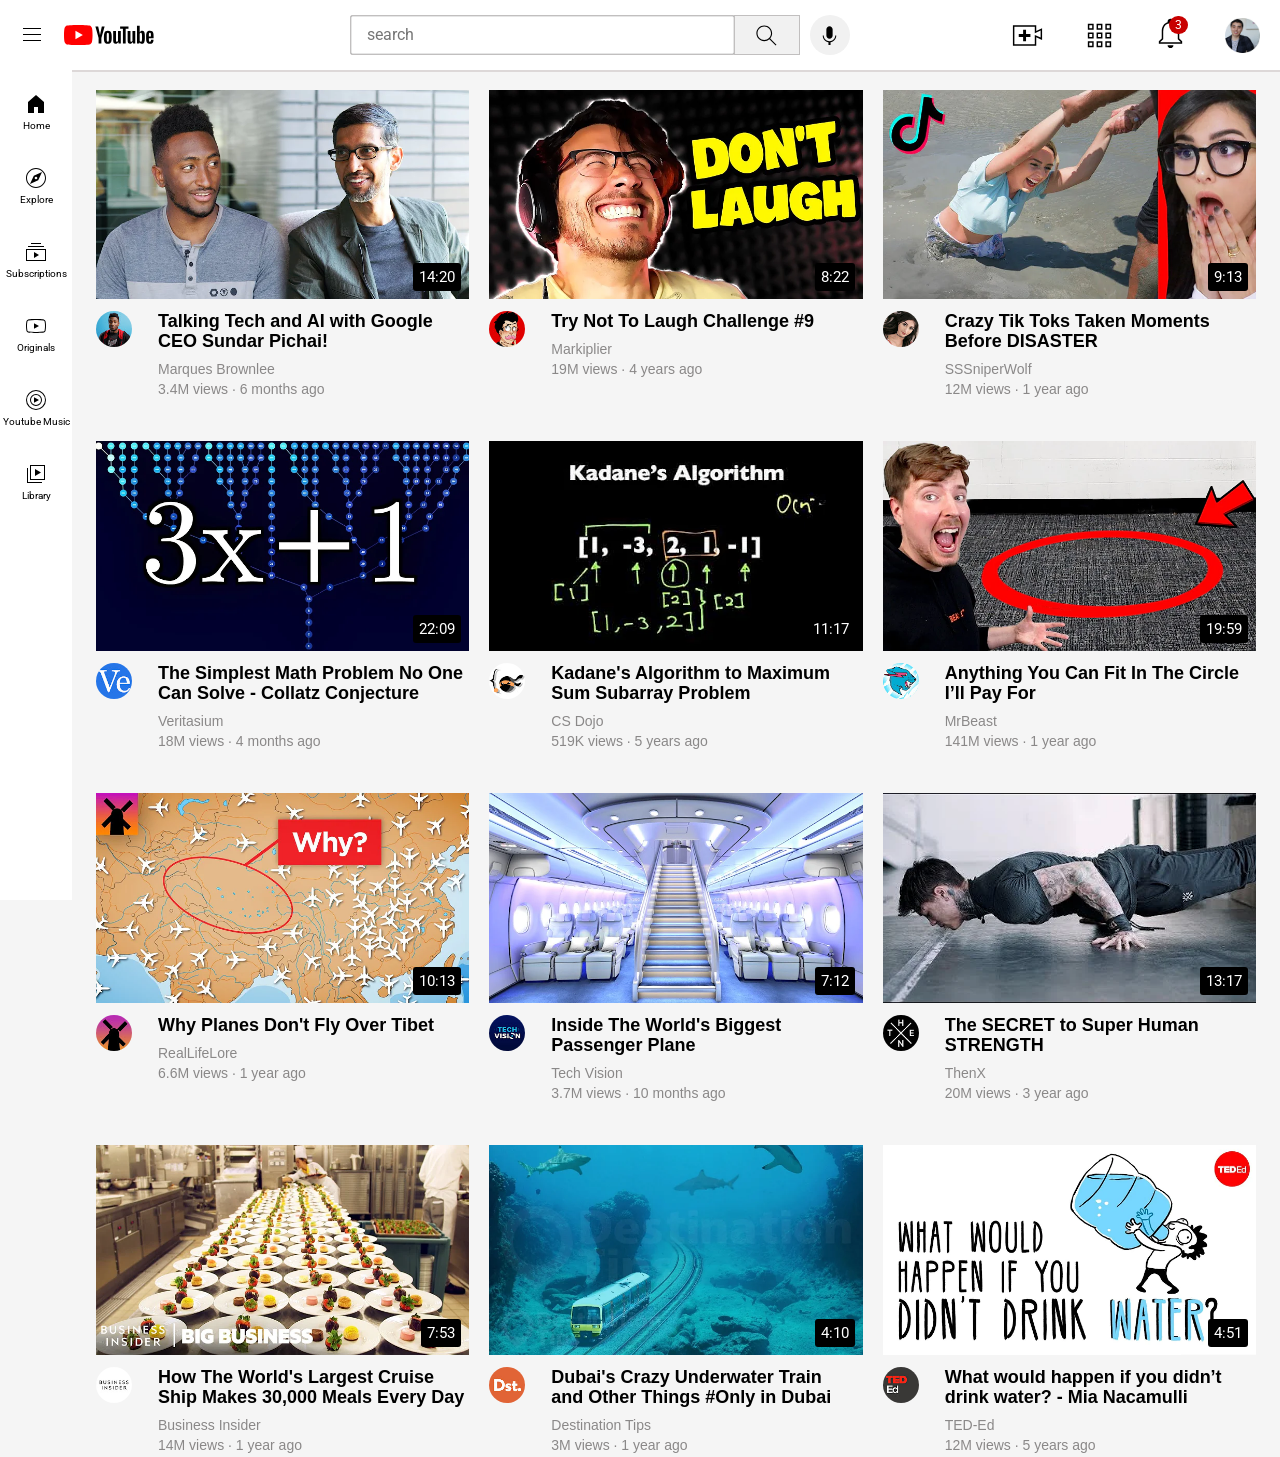
<file: index.html>
<!DOCTYPE html>
<html lang="en">
<head>
    <title>youtube</title>
    <link rel="stylesheet" href="youtube.css">
    <link rel="stylesheet" href="header.css">
    <link rel="stylesheet" href="general.css">
    <link rel="stylesheet" href="side-bar.css">

    <link rel="preconnect" href="https://fonts.googleapis.com">
    <link rel="preconnect" href="https://fonts.gstatic.com" crossorigin>
    <link href="https://fonts.googleapis.com/css2?family=Roboto:wght@400;500;700&display=swap" rel="stylesheet">
</head>
<body style="padding-top: 90px;">
    <div class="header">
        <div class="left-section">
            <img class="menu" src="icons/hamburger-menu.svg" alt="hamburger-menu">
            <img class="y-logo" src="icons/youtube-logo.svg" alt="youtube-logo">
        </div>
        <div class="middle-section">
            <input class="search" type="text" placeholder="search">
            <button class="sea"> 
                <img class="imgsearch" src="icons/search.svg" alt="search">
                <div class="tooltip">search</div>
            </button>
            <button class="voice">
                <img  class="imgvoice" src="icons/voice-search-icon.svg" alt="voice-search-icon">
                <div class="tooltip">search with your voice</div>
            </button>
            
        </div>
        <div class="right-section">
            <img class="upload" src="icons/upload.svg" alt="upload">
            <img class="apps" src="icons/youtube-apps.svg" alt="youtube-apps">
            <div style="position: relative;">
                <img class="noti" src="icons/notifications.svg" alt="notifications">
                <div class="noti-no" >3</div>
            </div>
            <img class="my-ch" src="icons/my-channel.jpeg" alt="my-channel">
        </div>
    </div>

    <div class="side-bar">
        <div class="sidebar-link">
            <img src="side-bar/home.svg" alt="home">
            <div>Home</div>
        </div>
        <div class="sidebar-link">
            <img src="side-bar/explore.svg" alt="explore">
            <div>Explore</div>
        </div>
        <div class="sidebar-link">
            <img src="side-bar/subscriptions.svg" alt="subscriptions">
            <div>Subscriptions</div>
        </div>
        <div class="sidebar-link">
            <img src="side-bar/originals.svg" alt="originals">
            <div>Originals</div>
        </div>
        <div class="sidebar-link">
            <img src="side-bar/youtube-music.svg" alt="youtube-music">
            <div>Youtube Music</div>
        </div>
        <div class="sidebar-link">
            <img src="side-bar/library.svg" alt="library">
            <div>Library</div>
        </div>
    </div>
     
<div class="layout">
    <div class="video1">
        <div class="profile">
            <a href="https://www.youtube.com/watch?v=n2RNcPRtAiY"><img class="thumb" src="thumbmails/thumbnail-1.webp" ></a>
            <div class="video-time">14:20</div>
        </div>
        <div class="video-info-grid">
            <div class="channal">
                <a href="https://www.youtube.com/c/mkbhd"><img class="pic" src="channal profile/channel-1.jpeg"></a>
            </div>
            <div class="video-info">
                <a href="https://www.youtube.com/watch?v=n2RNcPRtAiY"><p class="video-title">Talking Tech and AI with Google CEO Sundar Pichai!</p></a>
                <a href="https://www.youtube.com/c/mkbhd"><p class="video-authur">Marques Brownlee</p></a>
                <p class="view">3.4M views · 6 months ago</p>
            </div>
        </div>   
    </div>

   <div class="video1">
        <div class="profile">
            <a href="https://www.youtube.com/watch?v=mP0RAo9SKZk"><img class="thumb" src="thumbmails/thumbnail-2.webp" ></a>
            <div class="video-time">8:22</div>
        </div>
        <div class="video-info-grid">
            <div class="channal">
                <a href="https://www.youtube.com/c/markiplier"><img class="pic" src="channal profile/channel-2.jpeg"></a>
                
            </div>
            <div class="video-info">
                <a href="https://www.youtube.com/watch?v=mP0RAo9SKZk"><p class="video-title">Try Not To Laugh Challenge #9</p></a>
                <a href="https://www.youtube.com/c/markiplier"><p class="video-authur">Markiplier</p></a>
                <p class="view">19M views · 4 years ago</p>
            </div>
        </div>   
    </div>
    <div class="video1">
        <div class="profile">
            <a href="https://www.youtube.com/watch?v=FgjPQQeTh1w"><img class="thumb" src="thumbmails/thumbnail-3.webp" ></a>
            <div class="video-time">9:13</div>
        </div>
        <div class="video-info-grid">
            <div class="channal">
                <a href="https://www.youtube.com/user/SSSniperWolf"><img class="pic" src="channal profile/channel-3.jpeg"></a>
            </div>
            <div class="video-info">
                <a href="https://www.youtube.com/watch?v=FgjPQQeTh1w"><p class="video-title">
                    Crazy Tik Toks Taken Moments Before DISASTER
                </p></a>
                <a href="https://www.youtube.com/user/SSSniperWolf"><p class="video-authur">SSSniperWolf</p></a>
                <p class="view">12M views · 1 year ago</p>
            </div>
        </div>   
    </div>

   <div class="video1">
        <div class="profile">
            <img class="thumb" src="thumbmails/thumbnail-4.webp" >
            <div class="video-time">22:09</div>
        </div>
        <div class="video-info-grid">
            <div class="channal">
                <img class="pic" src="channal profile/channel-4.jpeg">
            </div>
            <div class="video-info">
                <p class="video-title">The Simplest Math Problem No One Can Solve - Collatz Conjecture</p>
                <p class="video-authur">Veritasium</p>
                <p class="view">18M views · 4 months ago</p>
            </div>
        </div>   
    </div>
    <div class="video1">
        <div class="profile">
            <img class="thumb" src="thumbmails/thumbnail-5.webp" >
            <div class="video-time">11:17</div>
        </div>
        <div class="video-info-grid">
            <div class="channal">
                <img class="pic" src="channal profile/channel-5.jpeg">
            </div>
            <div class="video-info">
                <p class="video-title">
                        Kadane's Algorithm to Maximum Sum Subarray Problem</p>
                <p class="video-authur">CS Dojo</p>
                <p class="view">519K views · 5 years ago</p>
            </div>
        </div>   
    </div>

   <div class="video1">
        <div class="profile">
            <img class="thumb" src="thumbmails/thumbnail-6.webp" >
            <div class="video-time">19:59</div>
        </div>
        <div class="video-info-grid">
            <div class="channal">
                <img class="pic" src="channal profile/channel-6.jpeg">
            </div>
            <div class="video-info">
                <p class="video-title">Anything You Can Fit In The Circle I’ll Pay For</p>
                <p class="video-authur">MrBeast</p>
                <p class="view">141M views · 1 year ago</p>
            </div>
        </div>   
    </div>
    <div class="video1">
        <div class="profile">
            <img class="thumb" src="thumbmails/thumbnail-7.webp" >
            <div class="video-time">10:13</div>
        </div>
        <div class="video-info-grid">
            <div class="channal">
                <img class="pic" src="channal profile/channel-7.jpeg">
            </div>
            <div class="video-info">
                <p class="video-title">Why Planes Don't Fly Over Tibet</p>
                <p class="video-authur">RealLifeLore</p>
                <p class="view">6.6M views · 1 year ago</p>
            </div>
        </div>   
    </div>
    <div class="video1">
        <div class="profile">
            <img class="thumb" src="thumbmails/thumbnail-8.webp" >
            <div class="video-time">7:12</div>
        </div>
        <div class="video-info-grid">
            <div class="channal">
                <img class="pic" src="channal profile/channel-8.jpeg">
            </div>
            <div class="video-info">
                <p class="video-title">
                    Inside The World's Biggest Passenger Plane
                </p>
                <p class="video-authur">Tech Vision</p>
                <p class="view">3.7M views · 10 months ago</p>
            </div>
        </div>   
    </div>

   <div class="video1">
        <div class="profile">
            <img class="thumb" src="thumbmails/thumbnail-9.webp" >
            <div class="video-time">13:17</div>
        </div>
        <div class="video-info-grid">
            <div class="channal">
                <img class="pic" src="channal profile/channel-9.jpeg">
            </div>
            <div class="video-info">
                <p class="video-title">The SECRET to Super Human STRENGTH</p>
                <p class="video-authur">ThenX</p>
                <p class="view">20M views · 3 year ago</p>
            </div>
        </div>   
    </div>

    <div class="video1">
        <div class="profile">
            <img class="thumb" src="thumbmails/thumbnail-10.webp" >
            <div class="video-time">7:53</div>
        </div>
        <div class="video-info-grid">
            <div class="channal">
                <img class="pic" src="channal profile/channel-10.jpeg">
            </div>
            <div class="video-info">
                <p class="video-title">
                    How The World's Largest Cruise Ship Makes 30,000 Meals Every Day</p>
                <p class="video-authur">Business Insider</p>
                <p class="view">14M views · 1 year ago</p>
            </div>
        </div>   
    </div>
    <div class="video1">
        <div class="profile">
            <img class="thumb" src="thumbmails/thumbnail-11.webp" >
            <div class="video-time">4:10</div>
        </div>
        <div class="video-info-grid">
            <div class="channal">
                <img class="pic" src="channal profile/channel-11.jpeg">
            </div>
            <div class="video-info">
                <p class="video-title">                
                    Dubai's Crazy Underwater Train and Other Things #Only in Dubai
                </p>
                <p class="video-authur">Destination Tips</p>
                <p class="view">3M views · 1 year ago</p>
            </div>
        </div>   
    </div>

   <div class="video1">
        <div class="profile">
            <img class="thumb" src="thumbmails/thumbnail-12.webp" >
            <div class="video-time">4:51</div>
        </div>
        <div class="video-info-grid">
            <div class="channal">
                <img class="pic" src="channal profile/channel-12.jpeg">
            </div>
            <div class="video-info">
                <p class="video-title">
What would happen if you didn’t drink water? - Mia Nacamulli</p>
                <p class="video-authur">TED-Ed</p>
                <p class="view">12M views · 5 years ago</p>
            </div>
        </div>   
    </div>
</div>
</body>

</html>
</file>
<file: youtube.css>
.layout{
    display: grid;
    grid-template-columns: 1fr 1fr 1fr;
    column-gap: 20px;
    row-gap: 40px;
    
}
.profile{
    position: relative;
}
.video-time{
    background-color: black;
    color: white;    
    font-family: roboto,arial;
    font-weight: 400;
    font-size: 15px;
    position: absolute;
    padding-top: 5px;
    border-radius: 3px;
    padding-bottom: 5px;
    padding-left: 6px;
    padding-right: 6px;
    bottom: 20px;
    right: 8px;
}
.thumb1,
.thumb {
    width: 100%;
    margin-bottom: 8px;
}
.video-info-grid{
    display: grid;
    grid-template-columns: 62px 1fr;
}
.video-title{
    font-size: 18px;
    line-height: 20px;
    margin-top: 0;
    margin-bottom: 10px;
    font-weight: bold;
}
.view,
.video-authur{
    font-size: 14px;
    color: rgb(138, 136, 136);
    margin-bottom: 4px;
}

.channal{
    object-position: center;
    width: 50px;
}
.video-info{
    margin-right: 5px;
    margin-top: 0;
    vertical-align: top;
}
.pic{

    border-radius: 50px;
    width: 36px;
}
</file>
<file: header.css>
.header{
    background-color: white;
    height: 70px;
    display: flex;
    flex-direction: row;
    justify-content: space-between;
    position: fixed;
    top: 0;
    left: 0;
    right: 0;
    z-index: 100;
    border-bottom-width: 2px;
    border-bottom-style: solid ;
    border-bottom-color:rgb(221, 216, 216) ;
}



.left-section{

    display: flex;
    align-items: center;
}

.menu{
    height: 24px;
    margin-left: 20px;
    margin-right: 20px;
}
.y-logo{
    height: 20px;   
}





.right-section{
    margin-right: 20px;
    display: flex;
    align-items: center;
    width: 250px;
    justify-content: space-between;
    flex-shrink: 0;
    
}
.noti-no{
    padding-bottom: 2px;
    color: white;
    padding-left: 6px;
    padding-right: 6px;
    padding-top: 2px;
    font-size: 12px;
    font-family: roboto,arial;
    background-color: rgb(200, 0, 0);
    border-radius: 100px;
    top: 0px;
    right: 0px;
    position: absolute;
}
.noti,.apps,
.upload{
    height: 35px;
    
}
.my-ch{
    height: 35px;
    border-radius: 15px;   
}





.middle-section{
   
    flex: 1;
    max-width: 500px;
    margin-right: 35px;
    margin-left: 70px;
    display: flex;
    align-items: center;
}
.search::placeholder{
    font-size: 16px;
    font-family: roboto,Arial ;
}
.search{
    width: 0;
    flex: 1;
    height: 36px;
    padding-left: 16px;
    border-width: 1px;
    font-size: 16px;
    border-style: solid;
    border-color: rgb(193, 191, 191);
    border-radius: 2px;
    box-shadow: inset 0px 0px 1px rgb(0, 0, 0.05);
    outline: none;
}
.sea{
    border-width: 1px;
    border-style: solid;
    border-color: rgb(193, 191, 191);
    background-color: rgb(241,241,241);
    height: 40px;
    width: 66px;
    margin-left: -1px;
}
.imgsearch{
    height: 27px;
}
.imgvoice{
    height: 25px;
}
.voice{
    background-color: rgb(241,241,241);
    margin-left: 10px;
    border-radius: 30px;
    border: none;
    width: 40px;
    height: 40px;
}
.right-section img{
    cursor: pointer;
}
.sea,.voice{
    display: flex;
    justify-content: center;
    align-items: center;
    position: relative;
    cursor: pointer;
}

.sea .tooltip,.voice .tooltip{
    background-color: rgb(107, 104, 104);
    color: white;
    font-size: 12px;
    font-family: roboto,arial;
    padding-left: 10px;
    padding-right: 10px;
    padding-top: 5px;
    padding-bottom: 5px;
    border-radius: 3px;
    position: absolute;
    bottom: -30px;
    opacity: 0;
    transform: opacity 0.15s;
    pointer-events: none;
    white-space: nowrap;

    
}
.sea:hover .tooltip,.voice:hover .tooltip{
    opacity: 1;
}
</file>
<file: general.css>
p{
    font-family: arial;
    
    margin-top: 0;
    margin-bottom: 0;
}

body{
    background-color: rgb(245, 245, 245);
    padding-left: 96px;
    padding-right: 24px ;
    margin: 0;
}
a {
    color: black;
  text-decoration: none;
}
</file>
<file: side-bar.css>
.side-bar{
    background-color: white;
    position: fixed;
    bottom: 0;
    left: 0;
    top: 70px;
    width: 72px;
    z-index: 200;
    padding-top: 4px;
    
}

.sidebar-link{
    height: 74px;
    display: flex;
    flex-direction: column;
    justify-content: center;
    align-items: center;
    cursor: pointer;
}
.sidebar-link:hover{
    background-color: rgb(241, 240, 240);
}
.sidebar-link img{
    height: 24px;
    margin-bottom: 4px;
}

.sidebar-link div{
    font-size: 10px;
    font-family: roboto,arial;
}
</file>
